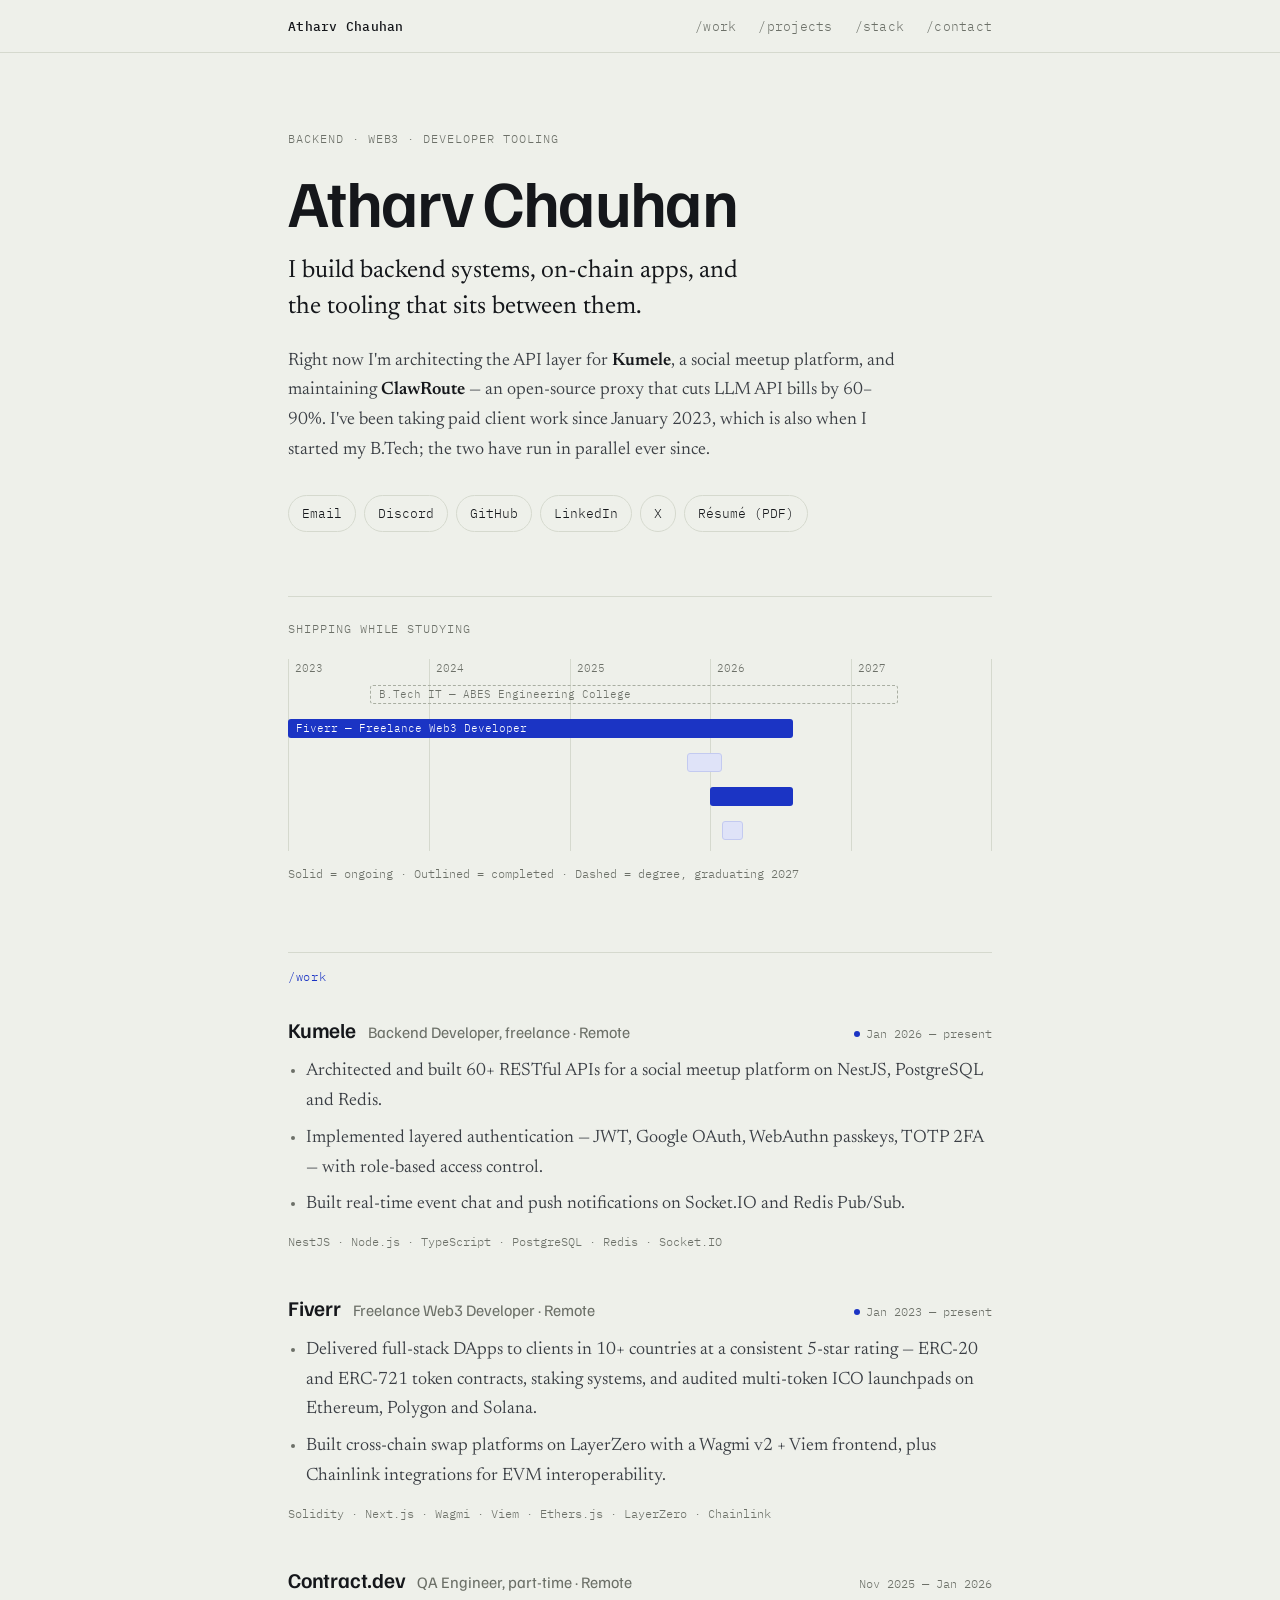
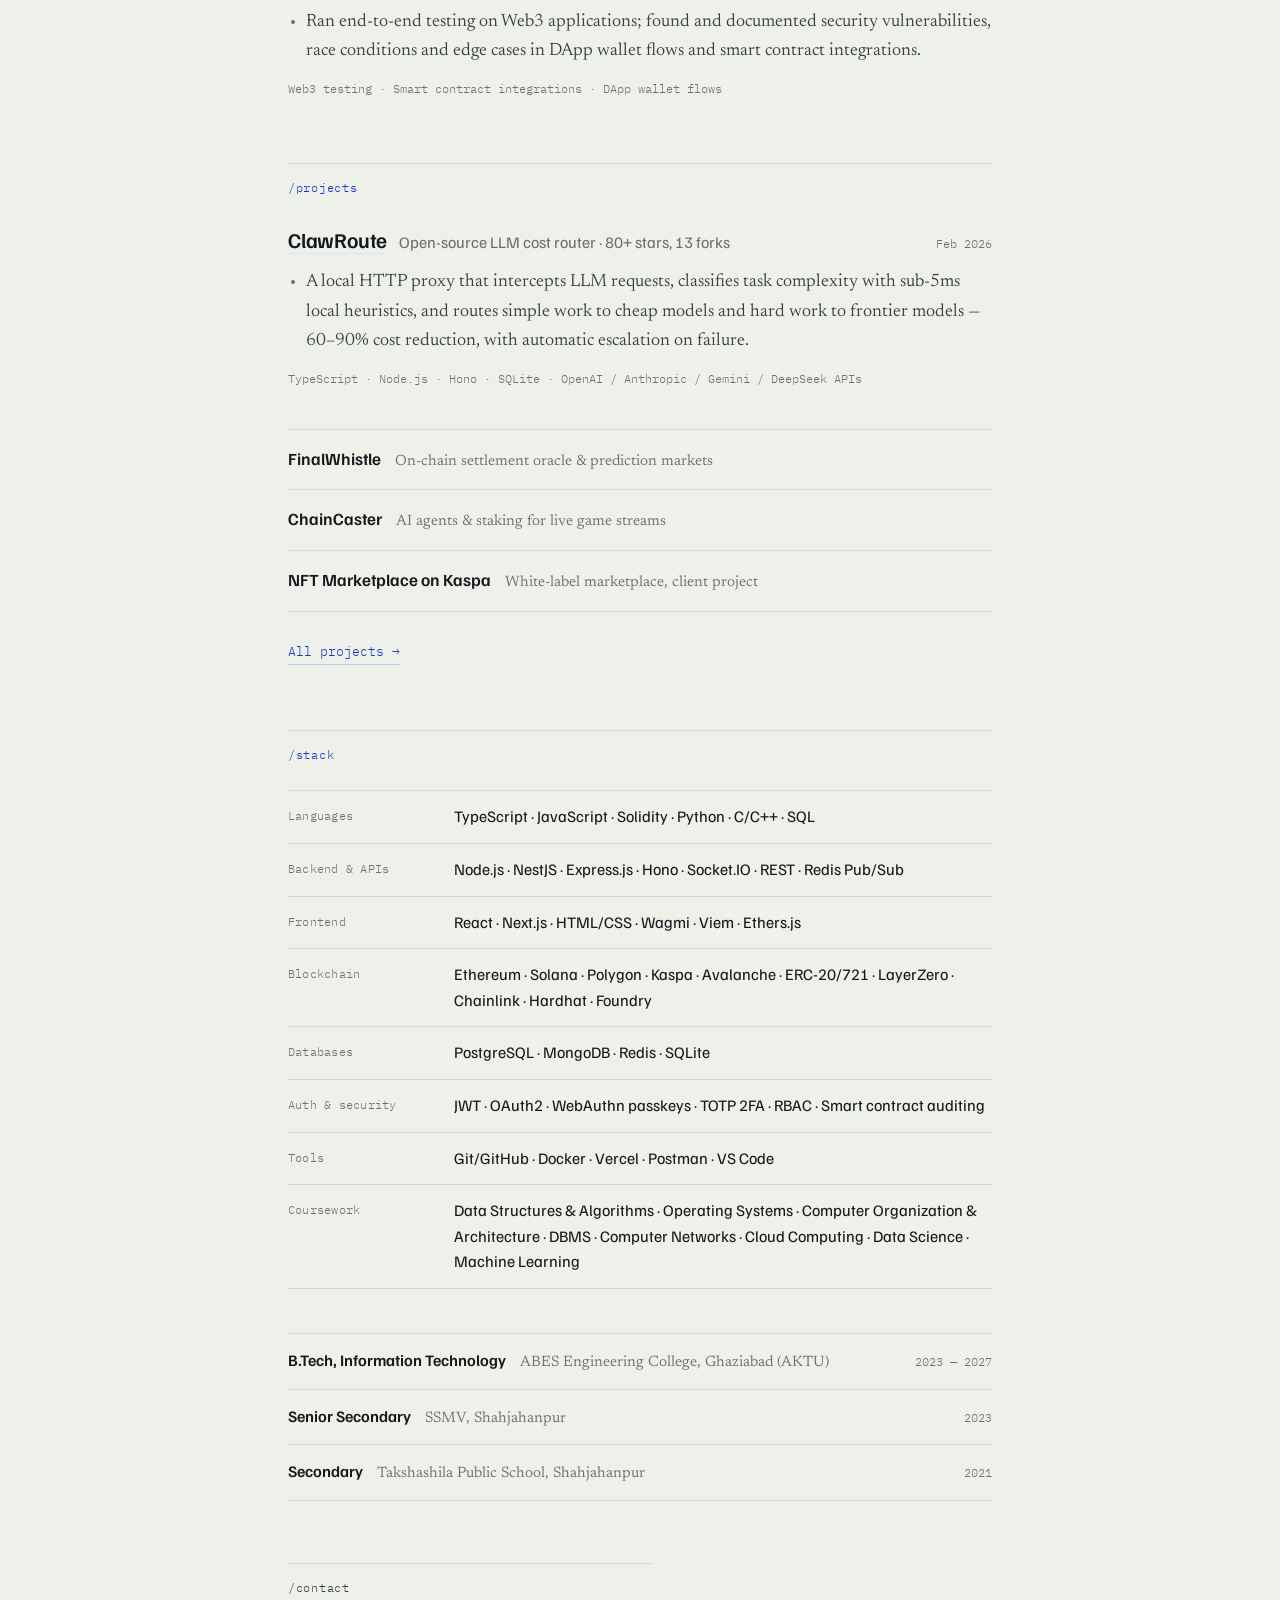
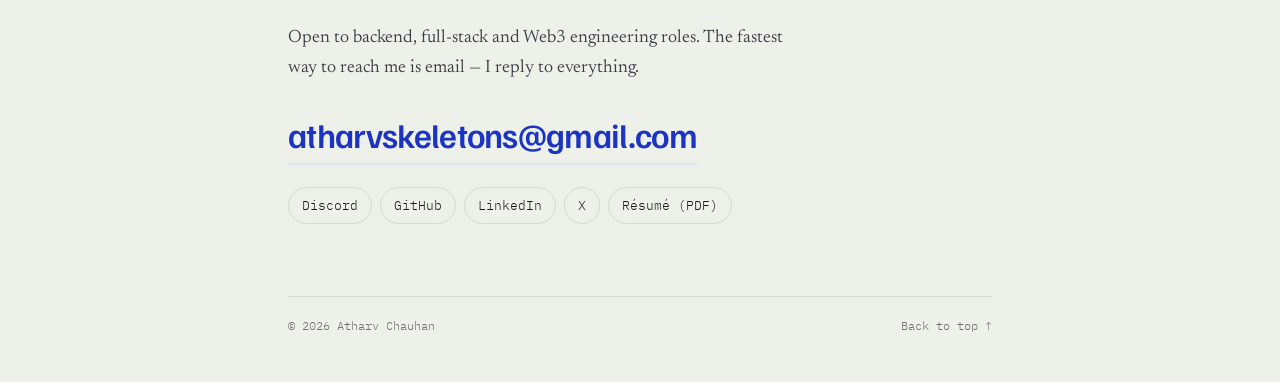
<file: index.html>
<!DOCTYPE html>
<html lang="en">
<head>
<meta charset="utf-8">
<meta name="viewport" content="width=device-width, initial-scale=1">
<title>Atharv Chauhan — Backend &amp; Web3 Developer</title>
<meta name="description" content="Backend and Web3 developer. NestJS, PostgreSQL, Redis, Solidity. Maintainer of ClawRoute, an open-source LLM cost router.">
<link rel="canonical" href="https://0xatharv.me/">

<meta property="og:title" content="Atharv Chauhan — Backend &amp; Web3 Developer">
<meta property="og:description" content="Backend and Web3 developer. NestJS, PostgreSQL, Redis, Solidity. Maintainer of ClawRoute, an open-source LLM cost router.">
<meta property="og:type" content="website">
<meta property="og:url" content="https://0xatharv.me/">
<meta property="og:image" content="https://0xatharv.me/opengraph-image.png">
<meta property="og:image:width" content="1200">
<meta property="og:image:height" content="630">
<meta property="og:image:alt" content="Atharv Chauhan — backend, Web3 and developer tooling.">
<meta name="twitter:card" content="summary_large_image">
<meta name="twitter:site" content="@atharv404">
<meta name="twitter:image" content="https://0xatharv.me/opengraph-image.png">

<link rel="preconnect" href="https://fonts.googleapis.com">
<link rel="preconnect" href="https://fonts.gstatic.com" crossorigin>
<link href="https://fonts.googleapis.com/css2?family=Familjen+Grotesk:wght@400..700&family=Newsreader:opsz,wght@6..72,300..600&family=IBM+Plex+Mono:wght@400;500&display=swap" rel="stylesheet">
<link rel="stylesheet" href="style.css">
<script>document.documentElement.className += ' js';</script>
</head>
<body>

<a class="skip" href="#main">Skip to content</a>

<nav>
  <div class="wrap">
    <a class="me" href="#top">Atharv Chauhan</a>
    <a href="#work">/work</a>
    <a href="projects/index.html">/projects</a>
    <a href="#stack">/stack</a>
    <a href="#contact">/contact</a>
  </div>
</nav>

<div class="wrap" id="top">

  <header id="main">
    <p class="eyebrow stagger">Backend · Web3 · Developer tooling</p>
    <h1 class="stagger">Atharv Chauhan</h1>
    <p class="lead stagger">I build backend systems, on-chain apps, and the tooling that sits between them.</p>
    <p class="bio stagger">
      Right now I'm architecting the API layer for <strong>Kumele</strong>, a social meetup platform,
      and maintaining <strong>ClawRoute</strong> — an open-source proxy that cuts LLM API bills by 60–90%.
      I've been taking paid client work since January 2023, which is also when I started my B.Tech;
      the two have run in parallel ever since.
    </p>
    <ul class="links stagger">
      <li><a href="mailto:atharvskeletons@gmail.com">Email</a></li>
       <li><a href="https://discord.com/users/1392051312333426728">Discord</a></li>
      <li><a href="https://github.com/ath404" target="_blank" rel="noopener">GitHub</a></li>
      <li><a href="https://www.linkedin.com/in/atharv-chauhan/" target="_blank" rel="noopener">LinkedIn</a></li>
      <li><a href="https://x.com/atharv404/" target="_blank" rel="noopener">X</a></li>
      <li><a href="atharv-chauhan-resume.pdf">Résumé (PDF)</a></li>
    </ul>
  </header>

  <!-- signature element: the overlap -->
  <div class="timeline">
    <p class="tl-title">Shipping while studying</p>
    <div class="tl-grid">
      <div class="tl-years" aria-hidden="true">
        <span>2023</span><span>2024</span><span>2025</span><span>2026</span><span>2027</span>
      </div>
      <div class="tl-rows">
        <div class="tl-row"><div class="tl-bar line"  style="left:11.7%;--w:75%">B.Tech IT — ABES Engineering College</div></div>
        <div class="tl-row"><div class="tl-bar solid" style="left:0%;--w:71.7%">Fiverr — Freelance Web3 Developer</div></div>
        <div class="tl-row"><div class="tl-bar ghost" style="left:56.7%;--w:5%"><span>Contract.dev — QA Engineer</span></div></div>
        <div class="tl-row"><div class="tl-bar solid" style="left:60%;--w:11.7%"><span>Kumele — Backend Developer</span></div></div>
        <div class="tl-row"><div class="tl-bar ghost" style="left:61.7%;--w:3%"><span>ClawRoute released</span></div></div>
      </div>
    </div>
    <p class="tl-note">Solid = ongoing · Outlined = completed · Dashed = degree, graduating 2027</p>
  </div>

  <section id="work">
    <p class="sec-head reveal">/work</p>

    <article class="entry reveal">
      <div class="entry-top">
        <h3>Kumele</h3>
        <span class="role">Backend Developer, freelance · Remote</span>
        <span class="when now">Jan 2026 — present</span>
      </div>
      <ul>
        <li>Architected and built 60+ RESTful APIs for a social meetup platform on NestJS, PostgreSQL and Redis.</li>
        <li>Implemented layered authentication — JWT, Google OAuth, WebAuthn passkeys, TOTP 2FA — with role-based access control.</li>
        <li>Built real-time event chat and push notifications on Socket.IO and Redis Pub/Sub.</li>
      </ul>
      <p class="stack">NestJS · Node.js · TypeScript · PostgreSQL · Redis · Socket.IO</p>
    </article>

    <article class="entry reveal">
      <div class="entry-top">
        <h3>Fiverr</h3>
        <span class="role">Freelance Web3 Developer · Remote</span>
        <span class="when now">Jan 2023 — present</span>
      </div>
      <ul>
        <li>Delivered full-stack DApps to clients in 10+ countries at a consistent 5-star rating — ERC-20 and ERC-721 token contracts, staking systems, and audited multi-token ICO launchpads on Ethereum, Polygon and Solana.</li>
        <li>Built cross-chain swap platforms on LayerZero with a Wagmi v2 + Viem frontend, plus Chainlink integrations for EVM interoperability.</li>
      </ul>
      <p class="stack">Solidity · Next.js · Wagmi · Viem · Ethers.js · LayerZero · Chainlink</p>
    </article>

    <article class="entry reveal">
      <div class="entry-top">
        <h3>Contract.dev</h3>
        <span class="role">QA Engineer, part-time · Remote</span>
        <span class="when">Nov 2025 — Jan 2026</span>
      </div>
      <ul>
        <li>Ran end-to-end testing on Web3 applications; found and documented security vulnerabilities, race conditions and edge cases in DApp wallet flows and smart contract integrations.</li>
      </ul>
      <p class="stack">Web3 testing · Smart contract integrations · DApp wallet flows</p>
    </article>
  </section>

  <section id="projects">
    <p class="sec-head reveal">/projects</p>

    <article class="entry reveal">
      <div class="entry-top">
        <h3><a href="projects/index.html#clawroute">ClawRoute</a></h3>
        <span class="role">Open-source LLM cost router · 80+ stars, 13 forks</span>
        <span class="when">Feb 2026</span>
      </div>
      <ul>
        <li>A local HTTP proxy that intercepts LLM requests, classifies task complexity with sub-5ms local heuristics, and routes simple work to cheap models and hard work to frontier models — 60–90% cost reduction, with automatic escalation on failure.</li>
      </ul>
      <p class="stack">TypeScript · Node.js · Hono · SQLite · OpenAI / Anthropic / Gemini / DeepSeek APIs</p>
    </article>

    <ul class="teasers reveal">
      <li><a href="projects/index.html#finalwhistle"><b>FinalWhistle</b><i>On-chain settlement oracle &amp; prediction markets</i><span class="arrow">→</span></a></li>
      <li><a href="projects/index.html#chaincaster"><b>ChainCaster</b><i>AI agents &amp; staking for live game streams</i><span class="arrow">→</span></a></li>
      <li><a href="projects/index.html#kaspa"><b>NFT Marketplace on Kaspa</b><i>White-label marketplace, client project</i><span class="arrow">→</span></a></li>
    </ul>

    <a class="more reveal" href="projects/index.html">All projects →</a>
  </section>

  <section id="stack">
    <p class="sec-head reveal">/stack</p>
    <dl class="skills reveal">
      <div class="skill-row"><dt>Languages</dt><dd>TypeScript · JavaScript · Solidity · Python · C/C++ · SQL</dd></div>
      <div class="skill-row"><dt>Backend &amp; APIs</dt><dd>Node.js · NestJS · Express.js · Hono · Socket.IO · REST · Redis Pub/Sub</dd></div>
      <div class="skill-row"><dt>Frontend</dt><dd>React · Next.js · HTML/CSS · Wagmi · Viem · Ethers.js</dd></div>
      <div class="skill-row"><dt>Blockchain</dt><dd>Ethereum · Solana · Polygon · Kaspa · Avalanche · ERC-20/721 · LayerZero · Chainlink · Hardhat · Foundry</dd></div>
      <div class="skill-row"><dt>Databases</dt><dd>PostgreSQL · MongoDB · Redis · SQLite</dd></div>
      <div class="skill-row"><dt>Auth &amp; security</dt><dd>JWT · OAuth2 · WebAuthn passkeys · TOTP 2FA · RBAC · Smart contract auditing</dd></div>
      <div class="skill-row"><dt>Tools</dt><dd>Git/GitHub · Docker · Vercel · Postman · VS Code</dd></div>
      <div class="skill-row"><dt>Coursework</dt><dd>Data Structures &amp; Algorithms · Operating Systems · Computer Organization &amp; Architecture · DBMS · Computer Networks · Cloud Computing · Data Science · Machine Learning</dd></div>
    </dl>

    <div class="edu reveal">
      <div class="edu-row"><b>B.Tech, Information Technology</b><i>ABES Engineering College, Ghaziabad (AKTU)</i><time>2023 — 2027</time></div>
      <div class="edu-row"><b>Senior Secondary</b><i>SSMV, Shahjahanpur</i><time>2023</time></div>
      <div class="edu-row"><b>Secondary</b><i>Takshashila Public School, Shahjahanpur</i><time>2021</time></div>
    </div>
  </section>

  <section id="contact" class="contact">
    <p class="sec-head reveal">/contact</p>
    <div class="reveal">
      <p>Open to backend, full-stack and Web3 engineering roles. The fastest way to reach me is email — I reply to everything.</p>
      <a class="mailto" href="mailto:atharvskeletons@gmail.com">atharvskeletons@gmail.com</a>
      <ul class="links">
          <li><a href="https://discord.com/users/1392051312333426728">Discord</a></li>
        <li><a href="https://github.com/ath404" target="_blank" rel="noopener">GitHub</a></li>
        <li><a href="https://www.linkedin.com/in/atharv-chauhan/" target="_blank" rel="noopener">LinkedIn</a></li>
        <li><a href="https://x.com/atharv404/" target="_blank" rel="noopener">X</a></li>
        <li><a href="atharv-chauhan-resume.pdf">Résumé (PDF)</a></li>
      </ul>
    </div>
  </section>

  <footer>
    <span>© <span id="yr">2026</span> Atharv Chauhan</span>
    <a href="#top" class="sp">Back to top ↑</a>
  </footer>

</div>

<script src="main.js"></script>
</body>
</html>
</file>
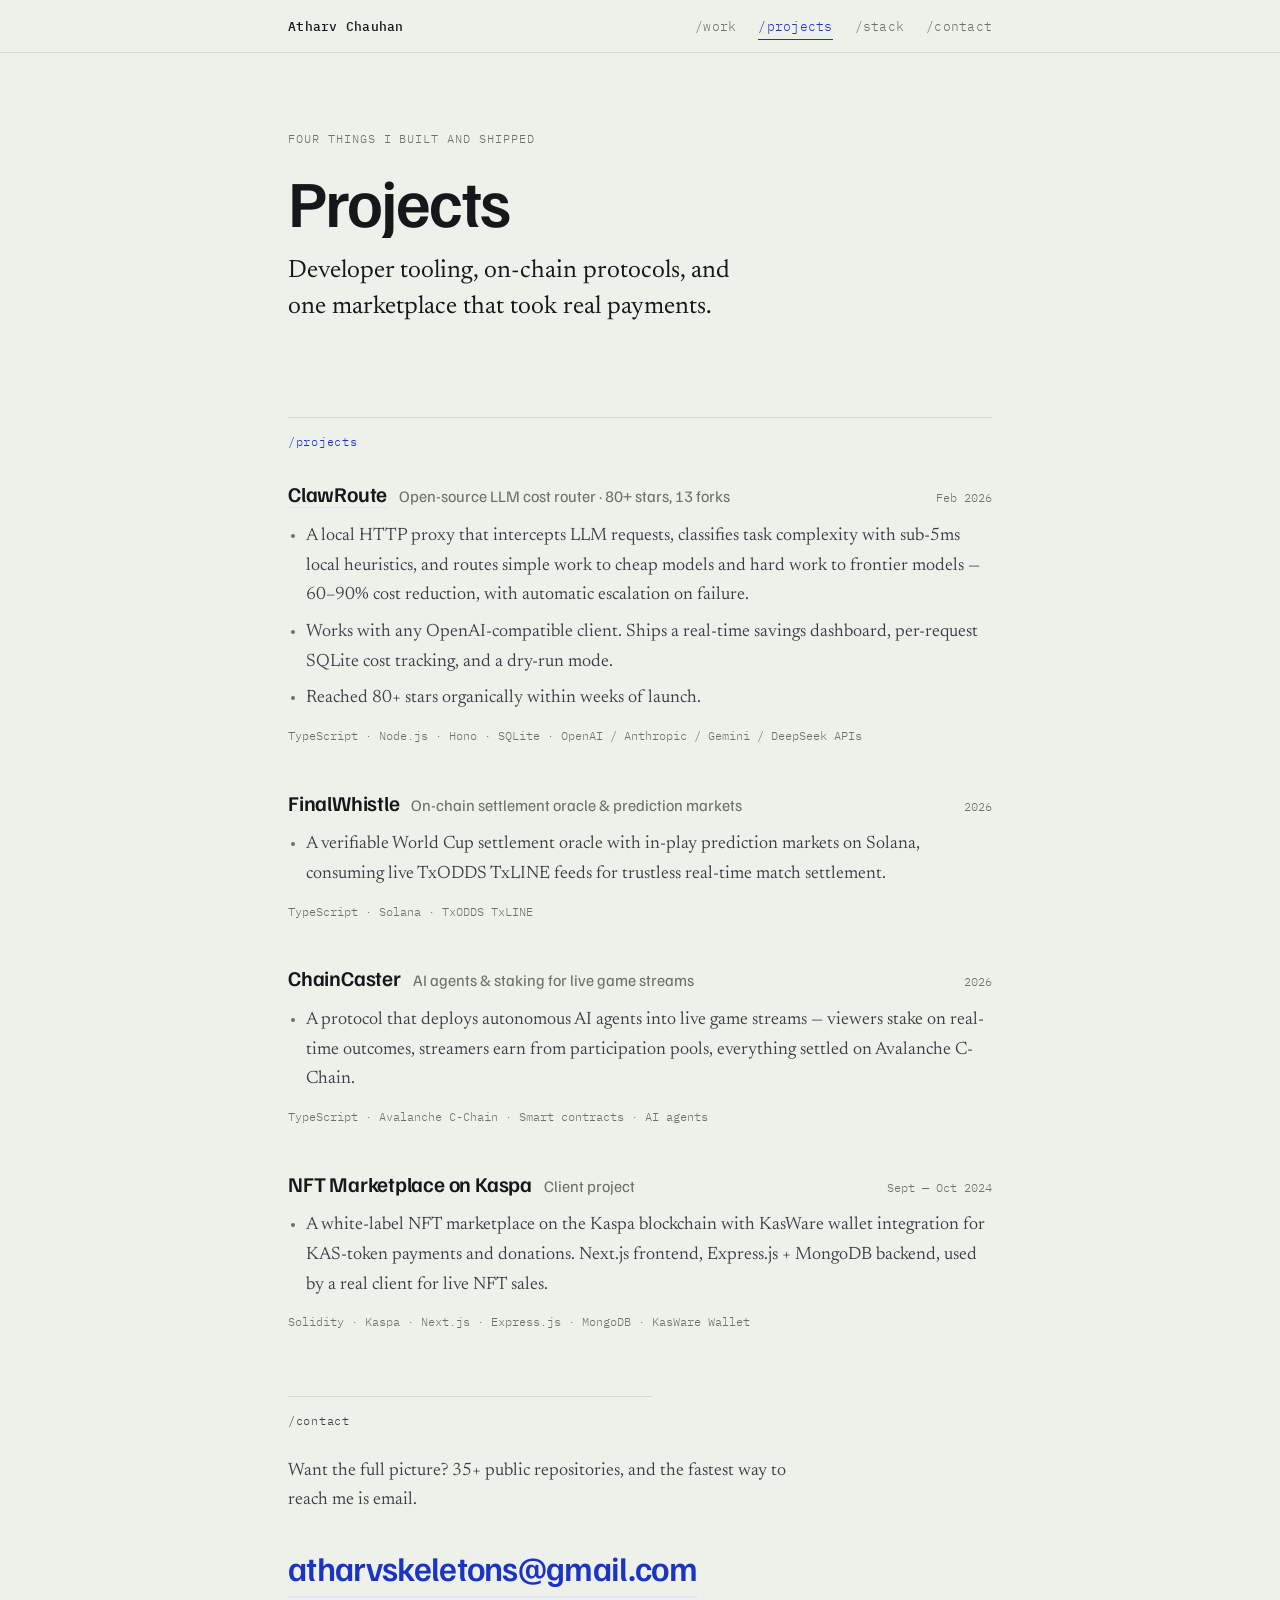
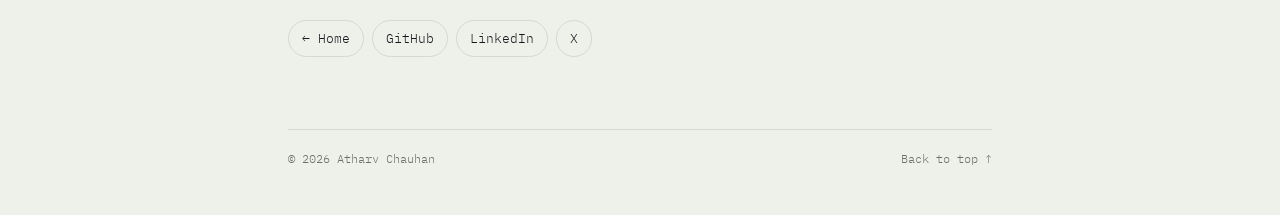
<file: projects/index.html>
<!DOCTYPE html>
<html lang="en">
<head>
<meta charset="utf-8">
<meta name="viewport" content="width=device-width, initial-scale=1">
<title>Projects — Atharv Chauhan</title>
<meta name="description" content="ClawRoute, FinalWhistle, ChainCaster and a Kaspa NFT marketplace — projects by Atharv Chauhan.">
<link rel="canonical" href="https://0xatharv.me/projects/">

<meta property="og:title" content="Projects — Atharv Chauhan">
<meta property="og:description" content="ClawRoute, FinalWhistle, ChainCaster and a Kaspa NFT marketplace — projects by Atharv Chauhan.">
<meta property="og:type" content="website">
<meta property="og:url" content="https://0xatharv.me/projects/">
<meta property="og:image" content="https://0xatharv.me/opengraph-image.png">
<meta property="og:image:width" content="1200">
<meta property="og:image:height" content="630">
<meta name="twitter:card" content="summary_large_image">
<meta name="twitter:site" content="@atharv404">
<meta name="twitter:image" content="https://0xatharv.me/opengraph-image.png">

<link rel="preconnect" href="https://fonts.googleapis.com">
<link rel="preconnect" href="https://fonts.gstatic.com" crossorigin>
<link href="https://fonts.googleapis.com/css2?family=Familjen+Grotesk:wght@400..700&family=Newsreader:opsz,wght@6..72,300..600&family=IBM+Plex+Mono:wght@400;500&display=swap" rel="stylesheet">
<link rel="stylesheet" href="../style.css">
<script>document.documentElement.className += ' js';</script>
</head>
<body>

<a class="skip" href="#main">Skip to content</a>

<nav>
  <div class="wrap">
    <a class="me" href="../index.html">Atharv Chauhan</a>
    <a href="../index.html#work">/work</a>
    <a href="index.html" aria-current="page">/projects</a>
    <a href="../index.html#stack">/stack</a>
    <a href="../index.html#contact">/contact</a>
  </div>
</nav>

<div class="wrap" id="top">

  <header id="main">
    <p class="eyebrow stagger">Four things I built and shipped</p>
    <h1 class="stagger">Projects</h1>
    <p class="lead stagger">Developer tooling, on-chain protocols, and one marketplace that took real payments.</p>
  </header>

  <section id="all">
    <p class="sec-head reveal">/projects</p>

    <article class="entry reveal" id="clawroute">
      <div class="entry-top">
        <h3><a href="https://github.com/ath404" target="_blank" rel="noopener">ClawRoute</a></h3>
        <span class="role">Open-source LLM cost router · 80+ stars, 13 forks</span>
        <span class="when">Feb 2026</span>
      </div>
      <ul>
        <li>A local HTTP proxy that intercepts LLM requests, classifies task complexity with sub-5ms local heuristics, and routes simple work to cheap models and hard work to frontier models — 60–90% cost reduction, with automatic escalation on failure.</li>
        <li>Works with any OpenAI-compatible client. Ships a real-time savings dashboard, per-request SQLite cost tracking, and a dry-run mode.</li>
        <li>Reached 80+ stars organically within weeks of launch.</li>
      </ul>
      <p class="stack">TypeScript · Node.js · Hono · SQLite · OpenAI / Anthropic / Gemini / DeepSeek APIs</p>
    </article>

    <article class="entry reveal" id="finalwhistle">
      <div class="entry-top">
        <h3>FinalWhistle</h3>
        <span class="role">On-chain settlement oracle &amp; prediction markets</span>
        <span class="when">2026</span>
      </div>
      <ul>
        <li>A verifiable World Cup settlement oracle with in-play prediction markets on Solana, consuming live TxODDS TxLINE feeds for trustless real-time match settlement.</li>
      </ul>
      <p class="stack">TypeScript · Solana · TxODDS TxLINE</p>
    </article>

    <article class="entry reveal" id="chaincaster">
      <div class="entry-top">
        <h3>ChainCaster</h3>
        <span class="role">AI agents &amp; staking for live game streams</span>
        <span class="when">2026</span>
      </div>
      <ul>
        <li>A protocol that deploys autonomous AI agents into live game streams — viewers stake on real-time outcomes, streamers earn from participation pools, everything settled on Avalanche C-Chain.</li>
      </ul>
      <p class="stack">TypeScript · Avalanche C-Chain · Smart contracts · AI agents</p>
    </article>

    <article class="entry reveal" id="kaspa">
      <div class="entry-top">
        <h3>NFT Marketplace on Kaspa</h3>
        <span class="role">Client project</span>
        <span class="when">Sept — Oct 2024</span>
      </div>
      <ul>
        <li>A white-label NFT marketplace on the Kaspa blockchain with KasWare wallet integration for KAS-token payments and donations. Next.js frontend, Express.js + MongoDB backend, used by a real client for live NFT sales.</li>
      </ul>
      <p class="stack">Solidity · Kaspa · Next.js · Express.js · MongoDB · KasWare Wallet</p>
    </article>
  </section>

  <section id="contact" class="contact">
    <p class="sec-head reveal">/contact</p>
    <div class="reveal">
      <p>Want the full picture? 35+ public repositories, and the fastest way to reach me is email.</p>
      <a class="mailto" href="mailto:atharvskeletons@gmail.com">atharvskeletons@gmail.com</a>
      <ul class="links">
        <li><a href="../index.html">← Home</a></li>
        <li><a href="https://github.com/ath404" target="_blank" rel="noopener">GitHub</a></li>
        <li><a href="https://www.linkedin.com/in/atharv-chauhan/" target="_blank" rel="noopener">LinkedIn</a></li>
        <li><a href="https://x.com/atharv404/" target="_blank" rel="noopener">X</a></li>
      </ul>
    </div>
  </section>

  <footer>
    <span>© <span id="yr">2026</span> Atharv Chauhan</span>
    <a href="#top" class="sp">Back to top ↑</a>
  </footer>

</div>

<script src="../main.js"></script>
</body>
</html>
</file>
<file: style.css>
/* ============================================================
   Atharv Chauhan — portfolio
   Palette: cool graph-paper + ultramarine
   Type: Familjen Grotesk (display) / Newsreader (body) / IBM Plex Mono (data)
   ============================================================ */

@view-transition { navigation: auto; }

:root{
  --paper:#EEF0EA;
  --ink:#15171B;
  --ink-2:#3A3E44;
  --muted:#6C7068;
  --rule:#D5D9CE;
  --accent:#1B34C4;
  --accent-soft:#DFE3F8;
  --accent-line:#C3CAF0;

  --display:'Familjen Grotesk', system-ui, sans-serif;
  --body:'Newsreader', Georgia, serif;
  --mono:'IBM Plex Mono', ui-monospace, monospace;

  --col:760px;
  --ease:cubic-bezier(.2,.7,.3,1);
}

*{box-sizing:border-box}
html{-webkit-text-size-adjust:100%;scroll-behavior:smooth}
body{
  margin:0;
  background:var(--paper);
  color:var(--ink);
  font-family:var(--body);
  font-size:18px;
  line-height:1.65;
  font-weight:380;
  -webkit-font-smoothing:antialiased;
}
a{color:inherit}
::selection{background:var(--accent);color:var(--paper)}
:focus-visible{outline:2px solid var(--accent);outline-offset:3px;border-radius:2px}

.wrap{max-width:var(--col);margin:0 auto;padding:0 28px}

.skip{
  position:absolute;left:-9999px;top:0;
  background:var(--accent);color:#fff;padding:10px 16px;
  font-family:var(--mono);font-size:13px;z-index:50;text-decoration:none;
}
.skip:focus{left:12px;top:12px}

/* ---------------- nav ---------------- */
nav{
  position:sticky;top:0;z-index:20;
  background:color-mix(in srgb, var(--paper) 86%, transparent);
  backdrop-filter:blur(10px);
  border-bottom:1px solid var(--rule);
  view-transition-name:site-nav;
}
nav .wrap{display:flex;gap:22px;align-items:center;height:52px;overflow-x:auto;scrollbar-width:none}
nav .wrap::-webkit-scrollbar{display:none}
nav a{
  position:relative;
  font-family:var(--mono);font-size:12.5px;letter-spacing:.02em;
  text-decoration:none;color:var(--muted);white-space:nowrap;padding:4px 0;
  transition:color .18s var(--ease);
}
nav a::after{
  content:"";position:absolute;left:0;right:0;bottom:0;height:1px;
  background:var(--accent);transform:scaleX(0);transform-origin:left;
  transition:transform .28s var(--ease);
}
nav a:hover{color:var(--accent)}
nav a:hover::after,
nav a[aria-current]::after{transform:scaleX(1)}
nav a[aria-current]{color:var(--accent)}
nav .me{margin-right:auto;color:var(--ink);font-weight:500}
nav .me::after{display:none}

/* ---------------- hero ---------------- */
header{padding:76px 0 8px}
.eyebrow{
  font-family:var(--mono);font-size:12px;color:var(--muted);
  letter-spacing:.08em;text-transform:uppercase;margin:0 0 18px;
}
h1{
  font-family:var(--display);font-weight:600;
  font-size:clamp(42px,7.5vw,66px);line-height:1.02;
  letter-spacing:-.025em;margin:0 0 20px;
}
.lead{font-size:clamp(21px,2.6vw,25px);line-height:1.45;margin:0 0 20px;max-width:34ch;font-weight:400}
.bio{color:var(--ink-2);margin:0 0 30px;max-width:62ch}
.bio strong{font-weight:600;color:var(--ink)}

.links{display:flex;flex-wrap:wrap;gap:8px;margin:0;padding:0;list-style:none}
.links a{
  font-family:var(--mono);font-size:12.5px;text-decoration:none;
  border:1px solid var(--rule);padding:7px 13px;border-radius:999px;
  color:var(--ink);display:inline-block;
  transition:border-color .18s var(--ease),color .18s var(--ease),
             background .18s var(--ease),transform .18s var(--ease);
}
.links a:hover{border-color:var(--accent);color:var(--accent);background:var(--accent-soft);transform:translateY(-1px)}

/* ---------------- signature: overlap timeline ---------------- */
.timeline{margin:56px 0 8px;border-top:1px solid var(--rule);padding-top:22px}
.tl-title{font-family:var(--mono);font-size:12px;color:var(--muted);letter-spacing:.08em;text-transform:uppercase;margin:0 0 20px}
.tl-grid{position:relative}
.tl-years{position:absolute;inset:0;display:grid;grid-template-columns:repeat(5,1fr);pointer-events:none}
.tl-years span{border-left:1px solid var(--rule);font-family:var(--mono);font-size:11px;color:var(--muted);padding-left:6px}
.tl-years span:last-child{border-right:1px solid var(--rule)}
.tl-rows{position:relative;padding-top:22px}
.tl-row{position:relative;height:34px}
.tl-bar{
  position:absolute;top:4px;height:19px;border-radius:3px;width:var(--w);
  display:flex;align-items:center;padding:0 8px;overflow:hidden;
  font-family:var(--mono);font-size:11px;white-space:nowrap;
}
.tl-bar.solid{background:var(--accent);color:#fff}
.tl-bar.ghost{background:var(--accent-soft);color:var(--accent);border:1px solid var(--accent-line)}
.tl-bar.line{background:transparent;border:1px dashed #A9AEA2;color:var(--muted)}
.tl-bar > span{position:absolute;left:calc(100% + 8px);color:var(--muted)}
.tl-note{font-family:var(--mono);font-size:11.5px;color:var(--muted);margin:14px 0 0;line-height:1.5}

/* bars grow left-to-right when the timeline scrolls into view */
.js .timeline:not(.in) .tl-bar{width:0}
.js .timeline .tl-bar{transition:width .85s var(--ease)}
.js .tl-row:nth-child(1) .tl-bar{transition-delay:.00s}
.js .tl-row:nth-child(2) .tl-bar{transition-delay:.10s}
.js .tl-row:nth-child(3) .tl-bar{transition-delay:.20s}
.js .tl-row:nth-child(4) .tl-bar{transition-delay:.30s}
.js .tl-row:nth-child(5) .tl-bar{transition-delay:.40s}
.js .timeline:not(.in) .tl-bar > span{opacity:0}
.js .timeline .tl-bar > span{transition:opacity .4s .5s var(--ease)}

/* ---------------- sections ---------------- */
section{padding:62px 0 0}
.sec-head{
  font-family:var(--mono);font-size:12px;color:var(--accent);
  letter-spacing:.06em;margin:0 0 26px;
  border-top:1px solid var(--rule);padding-top:14px;
}

.entry{position:relative;margin:0 0 38px;padding:0 0 2px}
.entry:last-child{margin-bottom:0}
.entry::before{
  content:"";position:absolute;left:-18px;top:6px;bottom:14px;width:2px;
  background:var(--accent);border-radius:2px;
  transform:scaleY(0);transform-origin:top;
  transition:transform .35s var(--ease);
}
.entry:hover::before{transform:scaleY(1)}
.entry-top{display:flex;flex-wrap:wrap;align-items:baseline;gap:6px 12px;margin-bottom:4px}
.entry h3{font-family:var(--display);font-size:21px;font-weight:600;letter-spacing:-.01em;margin:0}
.entry h3 a{text-decoration:none;border-bottom:1.5px solid var(--accent-soft);transition:border-color .18s var(--ease)}
.entry h3 a:hover{border-bottom-color:var(--accent)}
.role{font-family:var(--display);font-size:16px;color:var(--muted);font-weight:400}
.when{font-family:var(--mono);font-size:11.5px;color:var(--muted);margin-left:auto;white-space:nowrap}
.now::before{
  content:"";display:inline-block;width:6px;height:6px;border-radius:50%;
  background:var(--accent);margin-right:6px;vertical-align:1px;
  animation:pulse 2.6s ease-in-out infinite;
}
@keyframes pulse{0%,100%{opacity:1}50%{opacity:.35}}
.entry ul{margin:10px 0 12px;padding-left:18px}
.entry li{margin:0 0 7px;color:var(--ink-2)}
.entry li::marker{color:var(--muted)}
.stack{font-family:var(--mono);font-size:11.5px;color:var(--muted);line-height:1.7;margin:0}

/* ---------------- selected projects (home) ---------------- */
.teasers{list-style:none;margin:0 0 26px;padding:0;border-top:1px solid var(--rule)}
.teasers li{border-bottom:1px solid var(--rule)}
.teasers a{
  display:flex;flex-wrap:wrap;align-items:baseline;gap:4px 14px;
  padding:15px 0;text-decoration:none;
  transition:padding-left .28s var(--ease),color .18s var(--ease);
}
.teasers a:hover{padding-left:10px;color:var(--accent)}
.teasers b{font-family:var(--display);font-weight:600;font-size:17px}
.teasers i{font-style:normal;color:var(--muted);font-size:15px}
.teasers .arrow{margin-left:auto;font-family:var(--mono);font-size:12px;color:var(--muted);opacity:0;transition:opacity .2s var(--ease)}
.teasers a:hover .arrow{opacity:1;color:var(--accent)}

.more{
  display:inline-flex;align-items:center;gap:8px;
  font-family:var(--mono);font-size:12.5px;text-decoration:none;color:var(--accent);
  border-bottom:1px solid var(--accent-line);padding-bottom:2px;
  transition:gap .22s var(--ease),border-color .18s var(--ease);
}
.more:hover{gap:14px;border-bottom-color:var(--accent)}

/* ---------------- stack ---------------- */
.skills{display:grid;grid-template-columns:1fr;gap:0;margin:0}
.skill-row{display:grid;grid-template-columns:150px 1fr;gap:16px;padding:13px 0;border-bottom:1px solid var(--rule)}
.skill-row:first-child{border-top:1px solid var(--rule)}
.skill-row dt{font-family:var(--mono);font-size:12px;color:var(--muted);letter-spacing:.02em;padding-top:2px}
.skill-row dd{margin:0;font-family:var(--display);font-size:16px;line-height:1.6}

/* ---------------- education ---------------- */
.edu{border-top:1px solid var(--rule);margin-top:44px}
.edu-row{display:flex;flex-wrap:wrap;gap:4px 14px;padding:13px 0;border-bottom:1px solid var(--rule);align-items:baseline}
.edu-row b{font-family:var(--display);font-weight:600;font-size:16px}
.edu-row i{font-style:normal;color:var(--muted);font-size:15px}
.edu-row time{font-family:var(--mono);font-size:11.5px;color:var(--muted);margin-left:auto}

/* ---------------- contact ---------------- */
.contact p{max-width:52ch;color:var(--ink-2)}
.mailto{
  display:inline-block;font-family:var(--display);font-weight:600;
  font-size:clamp(24px,4.4vw,34px);letter-spacing:-.02em;
  text-decoration:none;color:var(--accent);
  border-bottom:2px solid var(--accent-soft);
  margin:6px 0 22px;word-break:break-all;
  transition:border-color .18s var(--ease);
}
.mailto:hover{border-bottom-color:var(--accent)}

footer{
  margin-top:72px;border-top:1px solid var(--rule);padding:20px 0 46px;
  font-family:var(--mono);font-size:11.5px;color:var(--muted);
  display:flex;flex-wrap:wrap;gap:10px 18px;
}
footer a{text-decoration:none;transition:color .18s var(--ease)}
footer a:hover{color:var(--accent)}
footer .sp{margin-left:auto}

/* ---------------- motion ---------------- */
.js .reveal{opacity:0;transform:translateY(14px);transition:opacity .65s var(--ease),transform .65s var(--ease)}
.js .reveal.in{opacity:1;transform:none}

.js header .stagger{opacity:0;transform:translateY(12px);animation:rise .7s var(--ease) forwards}
.js header .eyebrow.stagger{animation-delay:.04s}
.js header h1.stagger{animation-delay:.11s}
.js header .lead.stagger{animation-delay:.18s}
.js header .bio.stagger{animation-delay:.25s}
.js header .links.stagger{animation-delay:.32s}
@keyframes rise{to{opacity:1;transform:none}}

@media (prefers-reduced-motion:reduce){
  html{scroll-behavior:auto}
  @view-transition{navigation:none}
  .js .reveal,.js header .stagger{opacity:1;transform:none;animation:none;transition:none}
  .js .timeline:not(.in) .tl-bar{width:var(--w)}
  .js .timeline:not(.in) .tl-bar > span{opacity:1}
  .now::before{animation:none}
  *{transition:none!important}
}

@media (max-width:640px){
  body{font-size:17px}
  header{padding-top:48px}
  .skill-row{grid-template-columns:1fr;gap:4px}
  .when{margin-left:0;width:100%}
  .tl-bar > span{display:none}
  .entry::before{left:-14px}
  .teasers .arrow{display:none}
}
</file>
